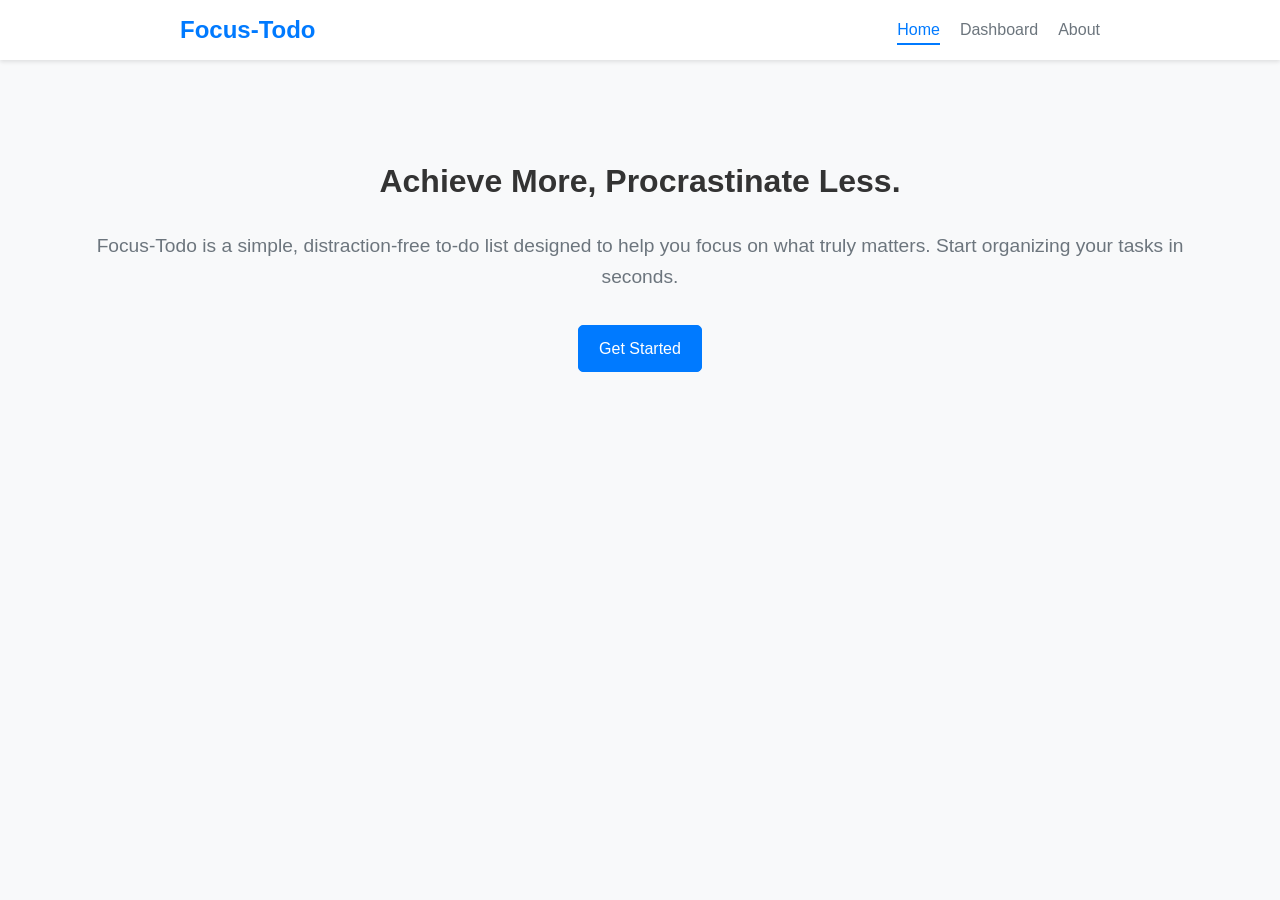
<file: index.html>
<!DOCTYPE html>
<html lang="en">
<head>
    <meta charset="UTF-8">
    <meta name="viewport" content="width=device-width, initial-scale=1.0">
    <title>Focus-Todo | Home</title>
    <link rel="stylesheet" href="style.css">
</head>
<body>
    <header class="main-header">
        <nav class="main-nav">
            <a href="index.html" class="logo">Focus-Todo</a>
            <ul>
                <li><a href="index.html" class="active">Home</a></li>
                <li><a href="dashboard.html">Dashboard</a></li>
                <li><a href="about.html">About</a></li>
            </ul>
        </nav>
    </header>

    <main class="container home-content">
        <h1>Achieve More, Procrastinate Less.</h1>
        <p>Focus-Todo is a simple, distraction-free to-do list designed to help you focus on what truly matters. Start organizing your tasks in seconds.</p>
        <a href="dashboard.html" class="btn">Get Started</a>
    </main>
</body>
</html>
</file>
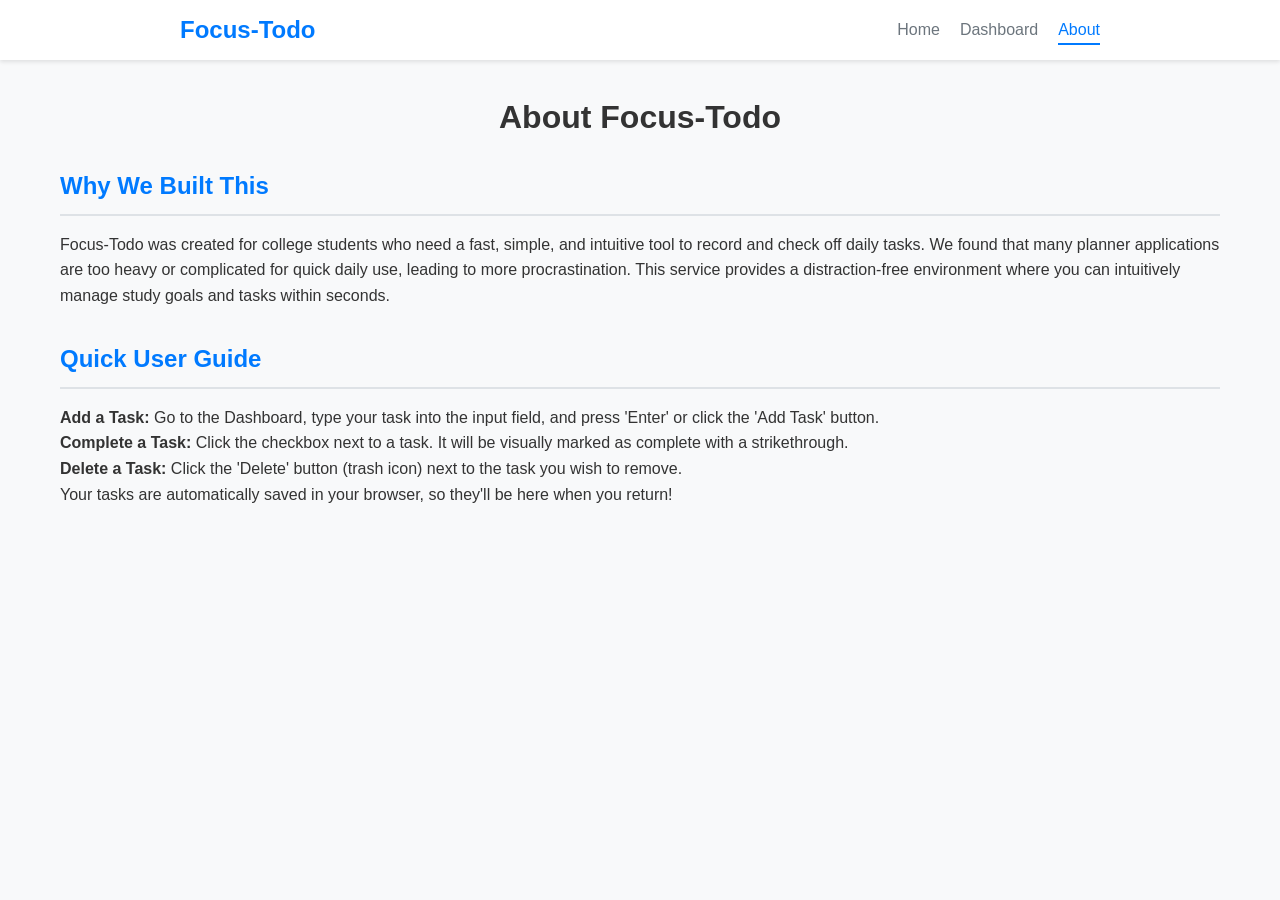
<file: about.html>
<!DOCTYPE html>
<html lang="en">
<head>
    <meta charset="UTF-8">
    <meta name="viewport" content="width=device-width, initial-scale=1.0">
    <title>Focus-Todo | About</title>
    <link rel="stylesheet" href="style.css">
</head>
<body>
    <header class="main-header">
        <nav class="main-nav">
            <a href="index.html" class="logo">Focus-Todo</a>
            <ul>
                <li><a href="index.html">Home</a></li>
                <li><a href="dashboard.html">Dashboard</a></li>
                <li><a href="about.html" class="active">About</a></li>
            </ul>
        </nav>
    </header>

    <main class="container">
        <h1>About Focus-Todo</h1>
        <div class="about-section">
            <h2>Why We Built This</h2>
            <p>Focus-Todo was created for college students who need a fast, simple, and intuitive tool to record and check off daily tasks. We found that many planner applications are too heavy or complicated for quick daily use, leading to more procrastination. This service provides a distraction-free environment where you can intuitively manage study goals and tasks within seconds.</p>
        </div>

        <div class="about-section">
            <h2>Quick User Guide</h2>
            <p><strong>Add a Task:</strong> Go to the Dashboard, type your task into the input field, and press 'Enter' or click the 'Add Task' button.</p>
            <p><strong>Complete a Task:</strong> Click the checkbox next to a task. It will be visually marked as complete with a strikethrough.</p>
            <p><strong>Delete a Task:</strong> Click the 'Delete' button (trash icon) next to the task you wish to remove.</p>
            <p>Your tasks are automatically saved in your browser, so they'll be here when you return!</p>
        </div>
    </main>
</body>
</html>
</file>
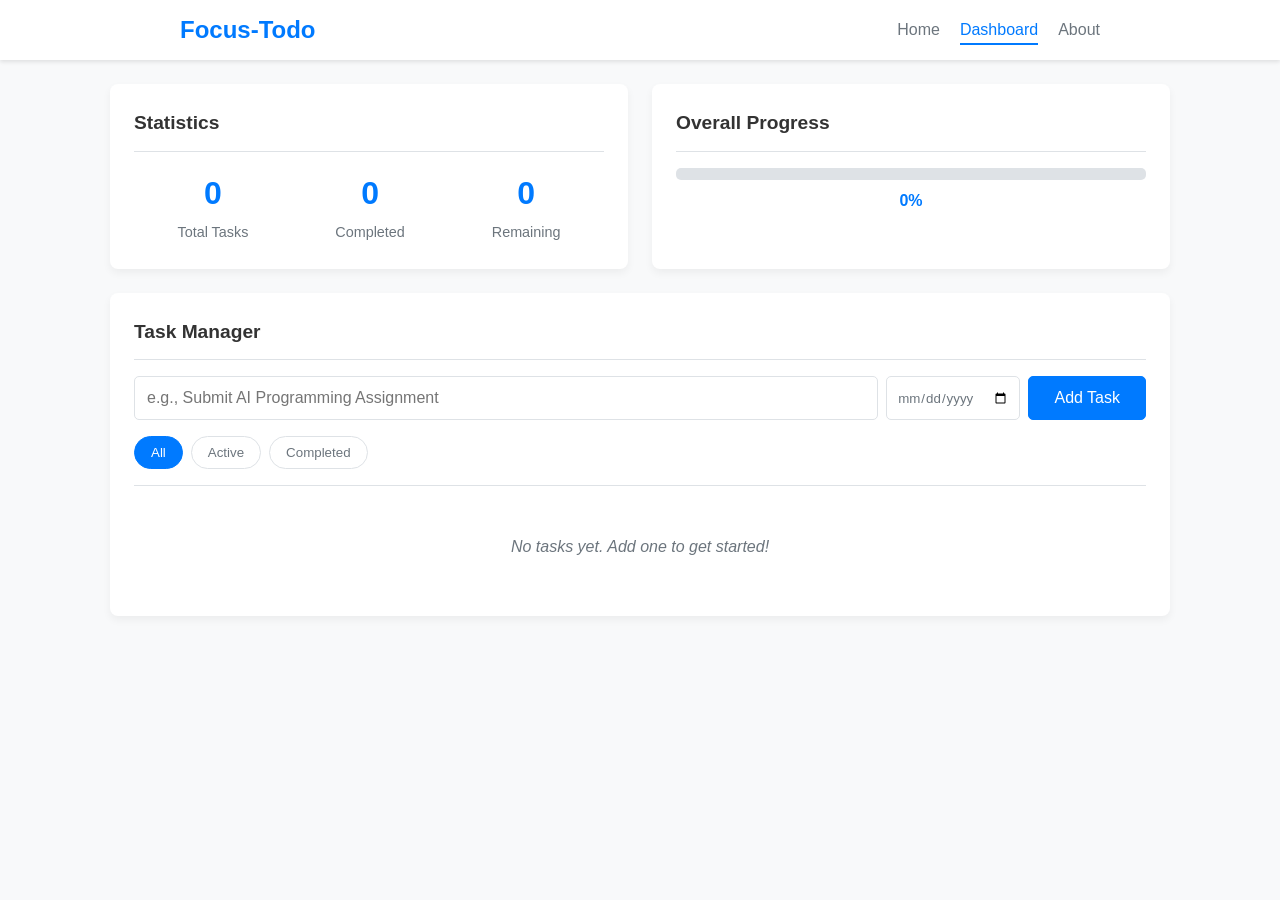
<file: dashboard.html>
<!DOCTYPE html>
<html lang="en">
<head>
    <meta charset="UTF-8">
    <meta name="viewport" content="width=device-width, initial-scale=1.0">
    <title>Focus-Todo | Dashboard</title>
    <link rel="stylesheet" href="style.css">
</head>
<body>
    <header class="main-header">
        <nav class="main-nav">
            <a href="index.html" class="logo">Focus-Todo</a>
            <ul>
                <li><a href="index.html">Home</a></li>
                <li><a href="dashboard.html" class="active">Dashboard</a></li>
                <li><a href="about.html">About</a></li>
            </ul>
        </nav>
    </header>

    <main class="container dashboard-container">
        <div class="dashboard-grid">
            
            <div class="dashboard-card" id="stats-card">
                <h2 class="card-title">Statistics</h2>
                <div class="stats-grid">
                    <div class="stat-item">
                        <span class="stat-value" id="total-tasks-stat">0</span>
                        <span class="stat-label">Total Tasks</span>
                    </div>
                    <div class="stat-item">
                        <span class="stat-value" id="completed-tasks-stat">0</span>
                        <span class="stat-label">Completed</span>
                    </div>
                    <div class="stat-item">
                        <span class="stat-value" id="remaining-tasks-stat">0</span>
                        <span class="stat-label">Remaining</span>
                    </div>
                </div>
            </div>

            <div class="dashboard-card" id="progress-card">
                <h2 class="card-title">Overall Progress</h2>
                <div id="progress-container">
                    <div id="progress-bar-container">
                        <div id="progress-bar"></div>
                    </div>
                    <p id="progress-text">0%</p>
                </div>
            </div>

            <div class="dashboard-card" id="task-manager-card">
                <h2 class="card-title">Task Manager</h2>
                <form id="task-form">
                    <input type="text" id="task-input" placeholder="e.g., Submit AI Programming Assignment" required>
                    <input type="date" id="due-date-input">
                    <button type="submit" class="btn">Add Task</button>
                </form>
                <div id="filter-buttons">
                    <button class="filter-btn active" data-filter="all">All</button>
                    <button class="filter-btn" data-filter="active">Active</button>
                    <button class="filter-btn" data-filter="completed">Completed</button>
                </div>
                <ul id="task-list"></ul>
                <p id="empty-state-message" class="empty-state" style="display: none;"></p>
            </div>
        </div>
    </main>

    <script src="script.js"></script>
</body>
</html>
</file>
<file: style.css>
/* --- Global Styles & Variables --- */
:root {
    --primary-color: #007aff; /* Updated Blue accent for a more modern feel */
    --secondary-color: #6c757d; /* Gray for text */
    --light-gray: #f8f9fa;
    --white: #ffffff;
    --danger-color: #dc3545;
    --success-color: #28a745;
    --border-color: #dee2e6;
    --font-family: -apple-system, BlinkMacSystemFont, 'Segoe UI', Roboto, 'Helvetica Neue', Arial, sans-serif;
}

* {
    margin: 0;
    padding: 0;
    box-sizing: border-box;
}

body {
    font-family: var(--font-family);
    background-color: var(--light-gray); /* Slightly off-white background */
    color: #333;
    line-height: 1.6;
    padding-top: 60px; /* Space for fixed header */
}

/* --- Navigation Bar --- */
.main-header {
    position: fixed;
    top: 0;
    left: 0;
    width: 100%;
    background-color: var(--white);
    box-shadow: 0 2px 4px rgba(0, 0, 0, 0.1);
    z-index: 1000;
}

.main-nav {
    max-width: 960px;
    margin: 0 auto;
    padding: 0 20px;
    display: flex;
    justify-content: space-between;
    align-items: center;
    height: 60px;
}

.main-nav .logo {
    font-size: 1.5rem;
    font-weight: bold;
    color: var(--primary-color);
    text-decoration: none;
}

.main-nav ul {
    list-style: none;
    display: flex;
}

.main-nav ul li {
    margin-left: 20px;
}

.main-nav ul li a {
    text-decoration: none;
    color: var(--secondary-color);
    font-weight: 500;
    padding: 5px 0;
    border-bottom: 2px solid transparent;
    transition: color 0.3s, border-color 0.3s;
}

.main-nav ul li a:hover,
.main-nav ul li a.active {
    color: var(--primary-color);
    border-bottom-color: var(--primary-color);
}

/* --- Main Content & Layout --- */
.container {
    max-width: 1200px; /* Wider container for dashboard */
    margin: 2rem auto;
    padding: 0 20px;
}

.dashboard-container {
    max-width: 1100px;
    margin-top: 1.5rem;
    margin-bottom: 1.5rem;
}

h1 {
    color: #333;
    margin-bottom: 1.5rem;
    text-align: center;
}

.home-content {
    text-align: center;
    padding-top: 4rem;
}

.home-content p {
    font-size: 1.2rem;
    color: var(--secondary-color);
    margin-bottom: 2rem;
}

.about-section {
    margin-bottom: 2rem;
}

.about-section h2 {
    color: var(--primary-color);
    border-bottom: 2px solid var(--border-color);
    padding-bottom: 0.5rem;
    margin-bottom: 1rem;
}

/* --- Buttons --- */
.btn {
    display: inline-block;
    padding: 10px 20px;
    font-size: 1rem;
    cursor: pointer;
    border: 1px solid var(--primary-color);
    background-color: var(--primary-color);
    color: var(--white);
    text-decoration: none;
    border-radius: 5px;
    transition: background-color 0.3s, color 0.3s;
}

.btn:hover {
    background-color: #0056b3;
}

/* --- Upgraded Dashboard Styles --- */
.dashboard-grid {
    display: grid;
    grid-template-columns: 1fr 1fr;
    grid-template-areas:
        "stats progress"
        "tasks tasks";
    gap: 1.5rem;
}

#stats-card { grid-area: stats; }
#progress-card { grid-area: progress; }
#task-manager-card { grid-area: tasks; }

.dashboard-card {
    background-color: var(--white);
    border-radius: 8px;
    padding: 1.5rem;
    box-shadow: 0 4px 8px rgba(0,0,0,0.05);
}

.card-title {
    font-size: 1.2rem;
    color: #333;
    margin-top: 0;
    margin-bottom: 1rem;
    border-bottom: 1px solid var(--border-color);
    padding-bottom: 0.75rem;
}

/* Stats Card */
.stats-grid {
    display: flex;
    justify-content: space-around;
    text-align: center;
}

.stat-value {
    display: block;
    font-size: 2rem;
    font-weight: 600;
    color: var(--primary-color);
}

.stat-label {
    font-size: 0.9rem;
    color: var(--secondary-color);
}

/* Progress Card */
#progress-bar-container {
    width: 100%;
    background-color: var(--border-color);
    border-radius: 5px;
    overflow: hidden;
    margin-bottom: 0.5rem;
}

#progress-bar {
    height: 12px;
    width: 0%;
    background-color: var(--success-color);
    border-radius: 5px;
    transition: width 0.4s ease-in-out;
}

#progress-text {
    font-size: 1rem;
    font-weight: 600;
    color: var(--primary-color);
    text-align: center;
    margin: 0;
}

/* Task Manager Card */
#task-form {
    display: flex;
    gap: 0.5rem;
    margin-bottom: 1rem;
}

#task-input {
    flex-grow: 1;
    padding: 12px;
    font-size: 1rem;
    border: 1px solid var(--border-color);
    border-radius: 5px;
}

#due-date-input {
    padding: 10px;
    border: 1px solid var(--border-color);
    border-radius: 5px;
    font-family: var(--font-family);
    color: var(--secondary-color);
}

#task-form button {
    border-radius: 5px;
    padding: 0 25px;
}

#filter-buttons {
    display: flex;
    gap: 0.5rem;
    margin-bottom: 1rem;
    border-bottom: 1px solid var(--border-color);
    padding-bottom: 1rem;
}

.filter-btn {
    background: none;
    border: 1px solid var(--border-color);
    color: var(--secondary-color);
    padding: 8px 16px;
    border-radius: 20px;
    cursor: pointer;
    transition: all 0.3s;
}

.filter-btn:hover {
    background-color: var(--light-gray);
    color: var(--primary-color);
}

.filter-btn.active {
    background-color: var(--primary-color);
    color: var(--white);
    border-color: var(--primary-color);
}

#task-list {
    list-style: none;
    max-height: 400px;
    overflow-y: auto;
}

.task-item {
    display: flex;
    align-items: center;
    padding: 15px;
    border-bottom: 1px solid var(--border-color);
    transition: background-color 0.2s, opacity 0.4s ease, max-height 0.4s ease, transform 0.3s ease;
    opacity: 1;
    max-height: 100px; /* Generous height for transition */
    transform: scale(1);
    overflow: hidden;
}

.task-item:hover {
    background-color: var(--light-gray);
}

.task-item.removing {
    opacity: 0;
    max-height: 0;
    padding-top: 0;
    padding-bottom: 0;
    border-bottom-width: 0;
    transform: scale(0.95);
}

.task-item.completed {
    opacity: 0.6;
}

.task-item.completed .task-content .task-text {
    text-decoration: line-through;
}

.task-item input[type="checkbox"] {
    margin-right: 15px;
    min-width: 18px;
    height: 18px;
    cursor: pointer;
    accent-color: var(--primary-color);
}

.task-content {
    flex-grow: 1;
}

.task-content .task-text {
    font-size: 1.1rem;
}

.task-due-date {
    display: block;
    font-size: 0.85rem;
    color: var(--danger-color);
    margin-top: 4px;
}

.delete-btn {
    background: none;
    border: none;
    color: var(--secondary-color);
    font-size: 1.5rem;
    cursor: pointer; 
    padding: 0 5px;
    transition: color 0.3s;
}

.delete-btn:hover {
    color: var(--danger-color);
}

.empty-state {
    text-align: center;
    padding: 2rem;
    color: var(--secondary-color);
    font-style: italic;
}

/* --- Responsive Layout --- */
@media (max-width: 768px) {
    body {
        padding-top: 70px;
    }
    .dashboard-grid {
        grid-template-columns: 1fr;
        grid-template-areas:
            "stats"
            "progress"
            "tasks";
    }
    #task-form {
        flex-direction: column;
    }
    #filter-buttons {
        flex-wrap: wrap;
    }
    .main-nav ul li {
        margin-left: 15px;
    }
}
</file>
